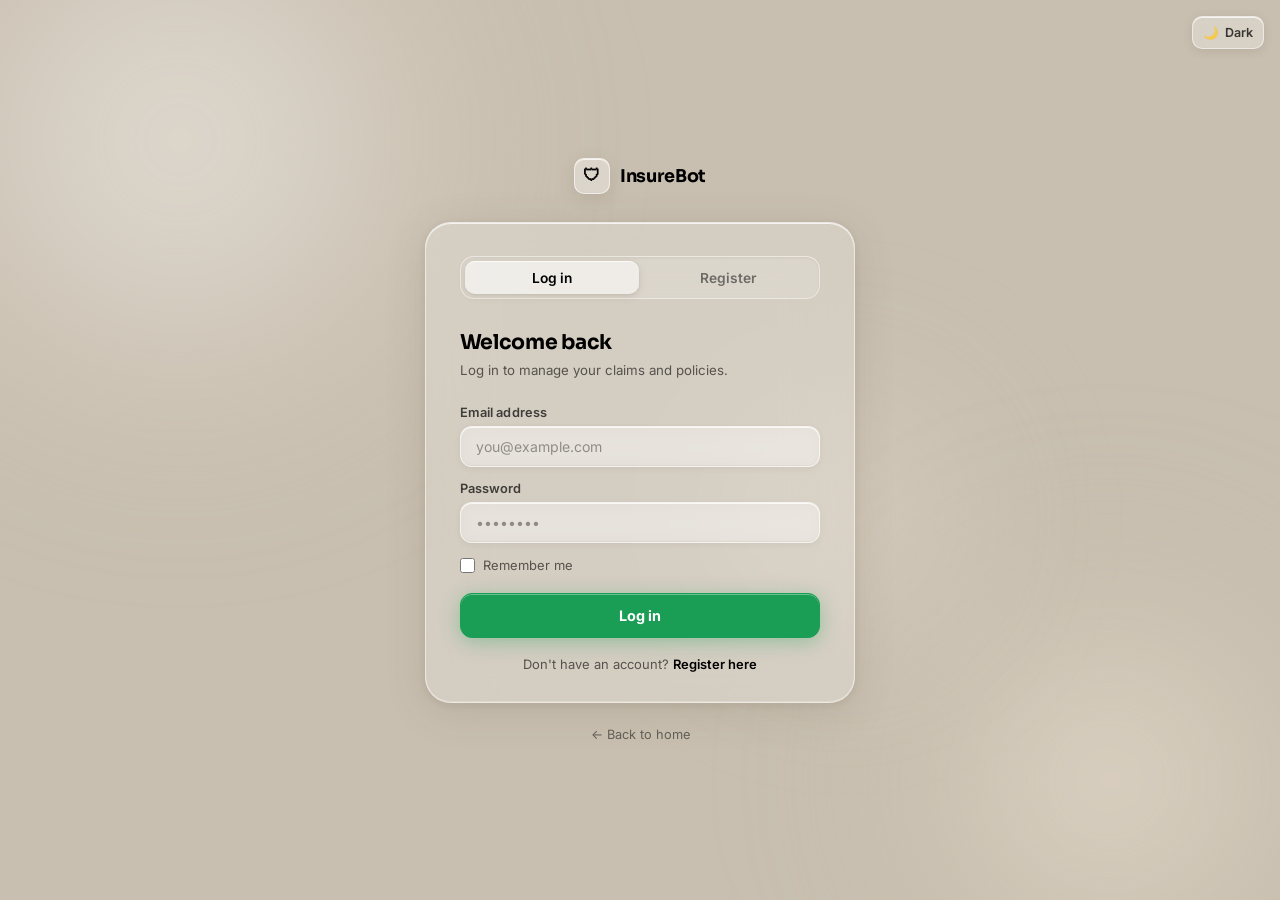
<file: frontend/login.html>
<!DOCTYPE html>
<html lang="en">
<head>
  <meta charset="UTF-8" />
  <meta name="viewport" content="width=device-width, initial-scale=1.0" />
  <title>InsureBot — Log in or Register</title>
  <link rel="preconnect" href="https://fonts.googleapis.com" />
  <link rel="preconnect" href="https://fonts.gstatic.com" crossorigin />
  <link href="https://fonts.googleapis.com/css2?family=Inter:wght@400;500;600;700&family=Sora:wght@600;700;800&display=swap" rel="stylesheet" />
  <style>
    *, *::before, *::after { box-sizing: border-box; margin: 0; padding: 0; }

    /* ══════════════════════════════════════
       CSS VARIABLES — LIGHT (default)
    ══════════════════════════════════════ */
    :root {
      --bg:            #c8bfb0;
      --orb1-color:    rgba(255,255,255,0.55);
      --orb2-color:    rgba(255,245,230,0.5);
      --orb3-color:    rgba(240,230,215,0.4);
      --orb1-mid:      rgba(220,210,195,0.3);
      --orb2-mid:      rgba(200,185,165,0.25);

      --card-bg:       rgba(255,255,255,0.22);
      --card-border:   rgba(255,255,255,0.55);
      --card-shadow1:  rgba(100,80,60,0.15);
      --card-shadow2:  rgba(100,80,60,0.1);
      --card-inset1:   rgba(255,255,255,0.75);
      --card-inset2:   rgba(255,255,255,0.2);

      --tab-bg:        rgba(255,255,255,0.18);
      --tab-border:    rgba(255,255,255,0.45);
      --tab-active-bg: rgba(255,255,255,0.55);
      --tab-active-color: #000000;
      --tab-inactive-color: rgba(0,0,0,0.50);

      --input-bg:      rgba(255,255,255,0.28);
      --input-border:  rgba(255,255,255,0.6);
      --input-color:   #000000;
      --input-ph:      rgba(0,0,0,0.38);
      --input-focus-bg: rgba(255,255,255,0.42);
      --input-focus-border: rgba(255,255,255,0.85);
      --input-shadow:  rgba(100,80,60,0.08);
      --input-inset1:  rgba(255,255,255,0.8);
      --input-inset2:  rgba(100,80,60,0.06);

      --h2-color:      #000000;
      --sub-color:     rgba(0,0,0,0.60);
      --label-color:   rgba(0,0,0,0.70);
      --link-color:    #000000;
      --footer-color:  rgba(0,0,0,0.50);
      --logo-color:    #000000;
      --logo-bg:       rgba(255,255,255,0.35);
      --logo-border:   rgba(255,255,255,0.6);

      --btn-bg:        rgba(255,255,255,0.38);
      --btn-border:    rgba(255,255,255,0.72);
      --btn-color:     #000000;
      --btn-hover-bg:  rgba(255,255,255,0.52);
      --btn-hover-border: rgba(255,255,255,0.88);
      --btn-shadow1:   rgba(100,80,60,0.15);
      --btn-shadow2:   rgba(100,80,60,0.1);

      /* Green accent for light mode */
      --accent:        #1a9e56;
      --accent-glow:   rgba(26,158,86,0.35);
      --accent-subtle: rgba(26,158,86,0.12);
      --accent-border: rgba(26,158,86,0.28);
      --accent-text:   #ffffff;

      --toggle-bg:     rgba(255,255,255,0.28);
      --toggle-border: rgba(255,255,255,0.55);
      --toggle-color:  rgba(0,0,0,0.75);
      --spinner-track: rgba(40,28,15,0.2);
      --spinner-head:  rgba(40,28,15,0.7);
      --remember-color: rgba(0,0,0,0.60);
      --divider:       rgba(255,255,255,0.35);
    }

    /* ══════════════════════════════════════
       CSS VARIABLES — DARK MODE
    ══════════════════════════════════════ */
    [data-theme="dark"] {
      --bg:            #060b18;
      --orb1-color:    rgba(67,108,220,0.45);
      --orb2-color:    rgba(108,60,220,0.35);
      --orb3-color:    rgba(30,80,200,0.3);
      --orb1-mid:      rgba(40,70,180,0.2);
      --orb2-mid:      rgba(80,40,160,0.15);

      --card-bg:       rgba(255,255,255,0.05);
      --card-border:   rgba(255,255,255,0.12);
      --card-shadow1:  rgba(0,0,0,0.5);
      --card-shadow2:  rgba(0,20,80,0.3);
      --card-inset1:   rgba(255,255,255,0.08);
      --card-inset2:   rgba(0,0,0,0.2);

      --tab-bg:        rgba(255,255,255,0.05);
      --tab-border:    rgba(255,255,255,0.1);
      --tab-active-bg: rgba(255,255,255,0.12);
      --tab-active-color: #ffffff;
      --tab-inactive-color: rgba(255,255,255,0.65);

      --input-bg:      rgba(255,255,255,0.06);
      --input-border:  rgba(255,255,255,0.12);
      --input-color:   #ffffff;
      --input-ph:      rgba(255,255,255,0.45);
      --input-focus-bg: rgba(255,255,255,0.1);
      --input-focus-border: rgba(100,160,255,0.5);
      --input-shadow:  rgba(0,0,0,0.2);
      --input-inset1:  rgba(255,255,255,0.06);
      --input-inset2:  rgba(0,0,0,0.15);

      --h2-color:      #ffffff;
      --sub-color:     rgba(255,255,255,0.80);
      --label-color:   rgba(255,255,255,0.85);
      --link-color:    rgba(255,255,255,0.90);
      --footer-color:  rgba(255,255,255,0.60);
      --logo-color:    #ffffff;
      --logo-bg:       rgba(255,255,255,0.07);
      --logo-border:   rgba(255,255,255,0.12);

      --btn-bg:        rgba(67,108,220,0.25);
      --btn-border:    rgba(100,160,255,0.3);
      --btn-color:     #ffffff;
      --btn-hover-bg:  rgba(67,108,220,0.4);
      --btn-hover-border: rgba(120,180,255,0.5);
      --btn-shadow1:   rgba(0,0,0,0.4);
      --btn-shadow2:   rgba(30,60,180,0.3);

      --accent:        #3ddc84;
      --accent-glow:   rgba(61,220,132,0.3);
      --accent-subtle: rgba(61,220,132,0.1);
      --accent-border: rgba(61,220,132,0.22);
      --accent-text:   #0b1a12;

      --toggle-bg:     rgba(255,255,255,0.07);
      --toggle-border: rgba(255,255,255,0.12);
      --toggle-color:  rgba(255,255,255,0.85);
      --spinner-track: rgba(255,255,255,0.15);
      --spinner-head:  rgba(255,255,255,0.8);
      --remember-color: rgba(255,255,255,0.70);
      --divider:       rgba(255,255,255,0.08);
    }

    /* ══════════════════════════════════════
       BASE
    ══════════════════════════════════════ */
    body {
      min-height: 100vh;
      display: flex; flex-direction: column;
      align-items: center; justify-content: center;
      padding: 1.5rem;
      font-family: 'Inter', sans-serif;
      color: var(--h2-color);
      position: relative; overflow: hidden;
      background: var(--bg);
      transition: background 0.4s ease;
    }

    /* ══════════════════════════════════════
       BACKGROUND ORBS
    ══════════════════════════════════════ */
    .bg-orb {
      position: fixed; border-radius: 50%;
      pointer-events: none; z-index: 0;
      transition: all 0.5s ease;
    }
    .orb1 {
      width: 600px; height: 600px;
      background: radial-gradient(circle, var(--orb1-color) 0%, var(--orb1-mid) 55%, transparent 75%);
      filter: blur(90px);
      top: -160px; left: -120px;
      animation: orb-float1 12s ease-in-out infinite;
    }
    .orb2 {
      width: 500px; height: 500px;
      background: radial-gradient(circle, var(--orb2-color) 0%, var(--orb2-mid) 55%, transparent 75%);
      filter: blur(80px);
      bottom: -130px; right: -80px;
      animation: orb-float2 15s ease-in-out infinite;
    }
    .orb3 {
      width: 350px; height: 350px;
      background: radial-gradient(circle, var(--orb3-color) 0%, transparent 70%);
      filter: blur(70px);
      top: 38%; left: 52%;
      animation: orb-float3 18s ease-in-out infinite;
    }
    /* Dark-mode exclusive orb for richer depth */
    .orb4 {
      width: 280px; height: 280px;
      background: radial-gradient(circle, rgba(61,220,132,0.08) 0%, transparent 70%);
      filter: blur(60px);
      bottom: 20%; left: 5%;
      animation: orb-float1 20s ease-in-out infinite reverse;
      opacity: 0;
      transition: opacity 0.4s;
    }
    [data-theme="dark"] .orb4 { opacity: 1; }

    @keyframes orb-float1 {
      0%,100% { transform: translate(0,0) scale(1); }
      33%      { transform: translate(30px, 20px) scale(1.04); }
      66%      { transform: translate(-15px, 35px) scale(0.97); }
    }
    @keyframes orb-float2 {
      0%,100% { transform: translate(0,0) scale(1); }
      40%      { transform: translate(-25px,-20px) scale(1.06); }
      70%      { transform: translate(20px,-10px) scale(0.96); }
    }
    @keyframes orb-float3 {
      0%,100% { transform: translate(0,0) scale(1); }
      50%      { transform: translate(-40px,30px) scale(1.08); }
    }

    /* ══════════════════════════════════════
       DARK-MODE GRID LINES (liquid depth)
    ══════════════════════════════════════ */
    .grid-lines {
      position: fixed; inset: 0; z-index: 0; pointer-events: none;
      opacity: 0; transition: opacity 0.4s;
      background-image:
        linear-gradient(rgba(100,150,255,0.03) 1px, transparent 1px),
        linear-gradient(90deg, rgba(100,150,255,0.03) 1px, transparent 1px);
      background-size: 60px 60px;
    }
    [data-theme="dark"] .grid-lines { opacity: 1; }

    /* ══════════════════════════════════════
       LOGO
    ══════════════════════════════════════ */
    .auth-logo {
      position: relative; z-index: 10;
      display: flex; align-items: center; gap: 10px;
      font-family: 'Sora', sans-serif; font-size: 1.1rem; font-weight: 700;
      color: var(--logo-color); text-decoration: none;
      margin-bottom: 1.75rem; letter-spacing: -0.01em;
      transition: color 0.3s;
    }
    .logo-mark {
      width: 36px; height: 36px; border-radius: 10px;
      background: var(--logo-bg);
      border: 1px solid var(--logo-border);
      backdrop-filter: blur(10px);
      display: flex; align-items: center; justify-content: center; font-size: 17px;
      box-shadow: 0 4px 16px var(--card-shadow1), inset 0 1px 0 var(--card-inset1);
      transition: all 0.3s;
    }
    /* Green shield accent on logo in dark */
    [data-theme="dark"] .logo-mark {
      background: linear-gradient(135deg, rgba(61,220,132,0.15), rgba(67,108,220,0.2));
      border-color: rgba(61,220,132,0.25);
      box-shadow: 0 0 20px rgba(61,220,132,0.12), inset 0 1px 0 rgba(255,255,255,0.08);
    }

    /* ══════════════════════════════════════
       CARD
    ══════════════════════════════════════ */
    .auth-card {
      position: relative; z-index: 10;
      width: 100%; max-width: 430px;
      background: var(--card-bg);
      border: 1px solid var(--card-border);
      border-radius: 26px;
      padding: 2.1rem 2.1rem 1.9rem;
      backdrop-filter: blur(32px);
      -webkit-backdrop-filter: blur(32px);
      box-shadow:
        0 8px 40px var(--card-shadow1),
        0 2px 8px var(--card-shadow2),
        inset 0 1px 0 var(--card-inset1),
        inset 0 -1px 0 var(--card-inset2);
      transition: all 0.4s ease;
    }

    /* Dark mode card gets a subtle blue tint edge */
    [data-theme="dark"] .auth-card {
      background: rgba(10,20,50,0.45);
      border-color: rgba(100,150,255,0.15);
      box-shadow:
        0 0 0 1px rgba(255,255,255,0.04),
        0 8px 40px rgba(0,0,0,0.6),
        0 2px 8px rgba(0,20,100,0.4),
        inset 0 1px 0 rgba(255,255,255,0.07),
        inset 0 -1px 0 rgba(0,0,0,0.3);
    }

    /* ══════════════════════════════════════
       TABS
    ══════════════════════════════════════ */
    .auth-tabs {
      display: flex;
      background: var(--tab-bg);
      border: 1px solid var(--tab-border);
      border-radius: 14px; padding: 4px; gap: 3px;
      margin-bottom: 1.85rem;
      box-shadow: inset 0 1px 3px var(--card-shadow2);
      transition: all 0.3s;
    }
    .auth-tab {
      flex: 1; padding: 0.54rem; border-radius: 10px;
      border: none; background: transparent; cursor: pointer;
      font-size: 0.86rem; font-weight: 600; font-family: 'Inter', sans-serif;
      color: var(--tab-inactive-color);
      transition: all 0.2s;
    }
    .auth-tab.active {
      background: var(--tab-active-bg);
      color: var(--tab-active-color);
      box-shadow:
        0 2px 8px var(--card-shadow1),
        0 1px 3px var(--card-shadow2),
        inset 0 1px 0 var(--card-inset1);
    }
    [data-theme="dark"] .auth-tab.active {
      background: rgba(67,108,220,0.2);
      border: 1px solid rgba(100,160,255,0.2);
      color: rgba(255,255,255,0.95);
      box-shadow:
        0 2px 12px rgba(67,108,220,0.3),
        inset 0 1px 0 rgba(255,255,255,0.08);
    }
    .auth-tab:not(.active):hover {
      color: var(--tab-active-color);
      background: rgba(255,255,255,0.08);
    }

    /* ══════════════════════════════════════
       PANEL
    ══════════════════════════════════════ */
    .auth-panel { display: none; }
    .auth-panel.active { display: block; }
    .auth-panel h2 {
      font-family: 'Sora', sans-serif;
      font-size: 1.28rem; font-weight: 700;
      color: var(--h2-color); margin-bottom: 0.3rem;
      letter-spacing: -0.015em;
      transition: color 0.3s;
    }
    .auth-subtitle {
      font-size: 0.83rem; color: var(--sub-color);
      margin-bottom: 1.55rem; line-height: 1.55;
      transition: color 0.3s;
    }

    /* ══════════════════════════════════════
       FORM FIELDS
    ══════════════════════════════════════ */
    .form-group { margin-bottom: 0.9rem; }
    .form-group label {
      display: block; font-size: 0.8rem; font-weight: 600;
      margin-bottom: 0.36rem; color: var(--label-color);
      letter-spacing: 0.01em; transition: color 0.3s;
    }
    .form-group input,
    .form-group select {
      width: 100%; padding: 0.68rem 0.95rem;
      border-radius: 12px;
      background: var(--input-bg);
      border: 1px solid var(--input-border);
      color: var(--input-color);
      font-size: 0.88rem; font-family: 'Inter', sans-serif;
      backdrop-filter: blur(8px);
      transition: all 0.2s;
      box-shadow:
        0 2px 6px var(--input-shadow),
        inset 0 1px 0 var(--input-inset1),
        inset 0 -1px 0 var(--input-inset2);
    }
    .form-group input::placeholder { color: var(--input-ph); }
    .form-group input:focus,
    .form-group select:focus {
      outline: none;
      background: var(--input-focus-bg);
      border-color: var(--input-focus-border);
      box-shadow:
        0 0 0 3px rgba(67,108,220,0.12),
        0 2px 8px var(--input-shadow),
        inset 0 1px 0 var(--input-inset1);
    }
    [data-theme="light"] .form-group input:focus,
    [data-theme="light"] .form-group select:focus {
      box-shadow:
        0 0 0 3px rgba(61,220,132,0.15),
        0 2px 8px var(--input-shadow),
        inset 0 1px 0 var(--input-inset1);
      border-color: rgba(61,220,132,0.5);
    }
    .form-group select {
      appearance: none; cursor: pointer;
      background-image: url("data:image/svg+xml,%3Csvg xmlns='http://www.w3.org/2000/svg' width='12' height='12' viewBox='0 0 24 24' fill='none' stroke='rgba(130,150,200,0.7)' stroke-width='2.5'%3E%3Cpolyline points='6 9 12 15 18 9'/%3E%3C/svg%3E");
      background-repeat: no-repeat; background-position: right 13px center;
      padding-right: 2.4rem;
    }
    [data-theme="light"] .form-group select {
      background-image: url("data:image/svg+xml,%3Csvg xmlns='http://www.w3.org/2000/svg' width='12' height='12' viewBox='0 0 24 24' fill='none' stroke='rgba(60,45,30,0.45)' stroke-width='2.5'%3E%3Cpolyline points='6 9 12 15 18 9'/%3E%3C/svg%3E");
    }
    .form-group select option { background: #0d1830; color: #e0ecff; }
    [data-theme="light"] .form-group select option { background: #c8bfb0; color: #1e140a; }

    /* ══════════════════════════════════════
       REMEMBER ROW
    ══════════════════════════════════════ */
    .remember-row {
      display: flex; align-items: center; gap: 0.5rem;
      font-size: 0.81rem; color: var(--remember-color);
      margin-bottom: 1.25rem; transition: color 0.3s;
    }
    .remember-row input[type="checkbox"] {
      accent-color: var(--accent); cursor: pointer; width: 15px; height: 15px;
    }
    .remember-row label { margin: 0; font-size: inherit; color: inherit; cursor: pointer; }

    /* ══════════════════════════════════════
       SUBMIT BUTTON
    ══════════════════════════════════════ */
    .btn-auth {
      width: 100%; padding: 0.8rem;
      border-radius: 12px;
      background: var(--btn-bg);
      border: 1px solid var(--btn-border);
      color: var(--btn-color);
      font-size: 0.9rem; font-weight: 700; font-family: 'Inter', sans-serif;
      cursor: pointer; letter-spacing: 0.01em;
      display: flex; align-items: center; justify-content: center; gap: 7px;
      transition: all 0.2s;
      box-shadow:
        0 4px 14px var(--btn-shadow1),
        0 1px 4px var(--btn-shadow2),
        inset 0 1px 0 var(--card-inset1),
        inset 0 -1px 0 var(--card-shadow2);
    }

    /* Light: green CTA */
    [data-theme="light"] .btn-auth {
      background: var(--accent);
      border-color: var(--accent);
      color: #ffffff;
      box-shadow: 0 4px 20px var(--accent-glow), inset 0 1px 0 rgba(255,255,255,0.35);
    }
    [data-theme="light"] .btn-auth:hover {
      background: #17874a;
      border-color: #17874a;
      transform: translateY(-1px);
      box-shadow: 0 6px 28px rgba(61,220,132,0.45), inset 0 1px 0 rgba(255,255,255,0.4);
    }

    /* Dark: blue glass CTA */
    [data-theme="dark"] .btn-auth {
      background: linear-gradient(135deg, rgba(67,108,220,0.4) 0%, rgba(80,50,200,0.35) 100%);
      border-color: rgba(120,170,255,0.3);
      color: rgba(255,255,255,0.95);
      box-shadow:
        0 4px 20px rgba(67,108,220,0.35),
        0 1px 4px rgba(0,0,0,0.3),
        inset 0 1px 0 rgba(255,255,255,0.1);
    }
    [data-theme="dark"] .btn-auth:hover {
      background: linear-gradient(135deg, rgba(80,128,240,0.55) 0%, rgba(100,65,220,0.5) 100%);
      border-color: rgba(150,200,255,0.45);
      transform: translateY(-1px);
      box-shadow:
        0 8px 28px rgba(67,108,220,0.5),
        0 2px 6px rgba(0,0,0,0.3),
        inset 0 1px 0 rgba(255,255,255,0.15);
    }

    .btn-auth:active { transform: translateY(0); }
    .btn-auth:disabled { opacity: 0.5; cursor: not-allowed; transform: none; }

    /* ══════════════════════════════════════
       FOOTER LINKS
    ══════════════════════════════════════ */
    .auth-footer-link {
      text-align: center; margin-top: 1.15rem;
      font-size: 0.81rem; color: var(--sub-color);
      transition: color 0.3s;
    }
    .auth-footer-link a {
      color: var(--link-color); text-decoration: none; font-weight: 600;
      transition: color 0.15s;
    }
    [data-theme="dark"] .auth-footer-link a { color: var(--accent); }
    .auth-footer-link a:hover { text-decoration: underline; }

    /* ══════════════════════════════════════
       BACK LINK
    ══════════════════════════════════════ */
    .auth-back {
      position: relative; z-index: 10;
      margin-top: 1.5rem; text-align: center;
      font-size: 0.8rem; color: var(--footer-color);
      transition: color 0.3s;
    }
    .auth-back a { color: inherit; text-decoration: none; transition: color 0.15s; }
    .auth-back a:hover { color: var(--link-color); }

    /* ══════════════════════════════════════
       THEME TOGGLE
    ══════════════════════════════════════ */
    #theme-toggle {
      position: fixed; top: 1rem; right: 1rem; z-index: 100;
      background: var(--toggle-bg);
      border: 1px solid var(--toggle-border);
      border-radius: 10px; padding: 8px 10px; cursor: pointer;
      color: var(--toggle-color); display: flex; align-items: center; gap: 6px;
      backdrop-filter: blur(12px);
      box-shadow: 0 2px 10px var(--card-shadow1), inset 0 1px 0 var(--card-inset1);
      transition: all 0.2s;
      font-size: 0.78rem; font-weight: 600; font-family: 'Inter', sans-serif;
    }
    #theme-toggle:hover {
      background: rgba(255,255,255,0.15);
      border-color: rgba(255,255,255,0.25);
    }
    [data-theme="dark"] #theme-toggle:hover {
      background: rgba(67,108,220,0.2);
      border-color: rgba(100,160,255,0.3);
    }

    /* ══════════════════════════════════════
       DIVIDER
    ══════════════════════════════════════ */
    .field-divider {
      height: 1px; background: var(--divider);
      margin: 1rem 0; transition: background 0.3s;
    }

    /* ══════════════════════════════════════
       SPINNER
    ══════════════════════════════════════ */
    .spinner {
      display: inline-block; width: 14px; height: 14px;
      border: 2px solid var(--spinner-track);
      border-top-color: var(--spinner-head);
      border-radius: 50%;
      animation: spin 0.65s linear infinite; flex-shrink: 0;
    }
    @keyframes spin { to { transform: rotate(360deg); } }

    /* ══════════════════════════════════════
       TOAST
    ══════════════════════════════════════ */
    #toast-container {
      position: fixed; bottom: 1.5rem; right: 1.5rem; z-index: 999;
      display: flex; flex-direction: column; gap: 0.5rem;
    }
  </style>
</head>
<body>

  <!-- Background layers -->
  <div class="bg-orb orb1"></div>
  <div class="bg-orb orb2"></div>
  <div class="bg-orb orb3"></div>
  <div class="bg-orb orb4"></div>
  <div class="grid-lines"></div>

  <!-- Theme toggle -->
  <button id="theme-toggle" aria-label="Toggle theme">
    <span id="theme-icon">🌙</span>
    <span id="theme-label">Dark</span>
  </button>

  <!-- Logo -->
  <a href="index.html" class="auth-logo">
    <span class="logo-mark">🛡</span>
    InsureBot
  </a>

  <!-- Card -->
  <div class="auth-card">
    <!-- Tabs -->
    <div class="auth-tabs">
      <button class="auth-tab active" data-target="login-panel">Log in</button>
      <button class="auth-tab" data-target="register-panel">Register</button>
    </div>

    <!-- LOGIN -->
    <div class="auth-panel active" id="login-panel">
      <h2>Welcome back</h2>
      <p class="auth-subtitle">Log in to manage your claims and policies.</p>
      <form id="login-form" autocomplete="on">
        <div class="form-group">
          <label for="login-email">Email address</label>
          <input type="email" id="login-email" name="email" placeholder="you@example.com" required autocomplete="email" />
        </div>
        <div class="form-group">
          <label for="login-password">Password</label>
          <input type="password" id="login-password" name="password" placeholder="••••••••" required autocomplete="current-password" />
        </div>
        <div class="remember-row">
          <input type="checkbox" id="remember-me" />
          <label for="remember-me">Remember me</label>
        </div>
        <button type="submit" id="login-submit" class="btn-auth">Log in</button>
      </form>
      <div class="auth-footer-link">
        Don't have an account? <a href="#" class="switch-tab" data-target="register-panel">Register here</a>
      </div>
    </div>

    <!-- REGISTER -->
    <div class="auth-panel" id="register-panel">
      <h2>Create account</h2>
      <p class="auth-subtitle">Free forever. No credit card required.</p>
      <form id="register-form" autocomplete="on">
        <div class="form-group">
          <label for="reg-name">Full name</label>
          <input type="text" id="reg-name" name="name" placeholder="Arjun Sharma" required autocomplete="name" />
        </div>
        <div class="form-group">
          <label for="reg-email">Email address</label>
          <input type="email" id="reg-email" name="email" placeholder="you@example.com" required autocomplete="email" />
        </div>
        <div class="form-group">
          <label for="reg-password">Password</label>
          <input type="password" id="reg-password" name="password" placeholder="At least 6 characters" required autocomplete="new-password" />
        </div>
        <div class="form-group">
          <label for="reg-country">State (optional)</label>
          <select id="reg-country" name="country">
            <option value="">Select your state</option>
            <option>Maharashtra</option>
            <option>Karnataka</option>
            <option>Tamil Nadu</option>
            <option>Delhi</option>
            <option>Uttar Pradesh</option>
            <option>Gujarat</option>
            <option>West Bengal</option>
            <option>Rajasthan</option>
            <option>Andhra Pradesh</option>
            <option>Telangana</option>
            <option>Kerala</option>
            <option>Madhya Pradesh</option>
            <option>Punjab</option>
            <option>Haryana</option>
            <option>Other</option>
          </select>
        </div>
        <button type="submit" id="register-submit" class="btn-auth">Create account</button>
      </form>
      <div class="auth-footer-link">
        Already have an account? <a href="#" class="switch-tab" data-target="login-panel">Log in</a>
      </div>
    </div>
  </div>

  <div class="auth-back">
    <a href="index.html">← Back to home</a>
  </div>

  <div id="toast-container"></div>

  <!-- External scripts (same as original) -->
  <script src="js/api.js"></script>
  <script src="js/auth.js"></script>

  <script>
    /* ── TAB SWITCHING ── */
    function activateTab(targetId) {
      document.querySelectorAll(".auth-tab").forEach(t => {
        t.classList.toggle("active", t.dataset.target === targetId);
      });
      document.querySelectorAll(".auth-panel").forEach(p => {
        p.classList.toggle("active", p.id === targetId);
      });
    }
    document.querySelectorAll(".auth-tab").forEach(btn => {
      btn.addEventListener("click", () => activateTab(btn.dataset.target));
    });
    document.querySelectorAll(".switch-tab").forEach(link => {
      link.addEventListener("click", e => { e.preventDefault(); activateTab(link.dataset.target); });
    });
    const params = new URLSearchParams(window.location.search);
    if (params.get("tab") === "register") activateTab("register-panel");

    /* ── THEME ── */
    const THEME_KEY = "insurebot_theme";
    const html = document.documentElement;
    const toggleBtn = document.getElementById("theme-toggle");
    const themeIcon  = document.getElementById("theme-icon");
    const themeLabel = document.getElementById("theme-label");

    function applyTheme(theme) {
      html.setAttribute("data-theme", theme);
      localStorage.setItem(THEME_KEY, theme);
      if (theme === "dark") {
        themeIcon.textContent  = "☀️";
        themeLabel.textContent = "Light";
      } else {
        themeIcon.textContent  = "🌙";
        themeLabel.textContent = "Dark";
      }
    }

    // Init: respect saved preference or system preference
    const saved = localStorage.getItem(THEME_KEY);
    const prefersDark = window.matchMedia("(prefers-color-scheme: dark)").matches;
    applyTheme(saved || (prefersDark ? "dark" : "light"));

    toggleBtn.addEventListener("click", () => {
      applyTheme(html.getAttribute("data-theme") === "dark" ? "light" : "dark");
    });

    /* ── AUTH GUARD ── */
    document.addEventListener("DOMContentLoaded", () => {
      if (window.API && API.isLoggedIn()) window.location.href = "dashboard.html";
    });
  </script>
</body>
</html>
</file>
